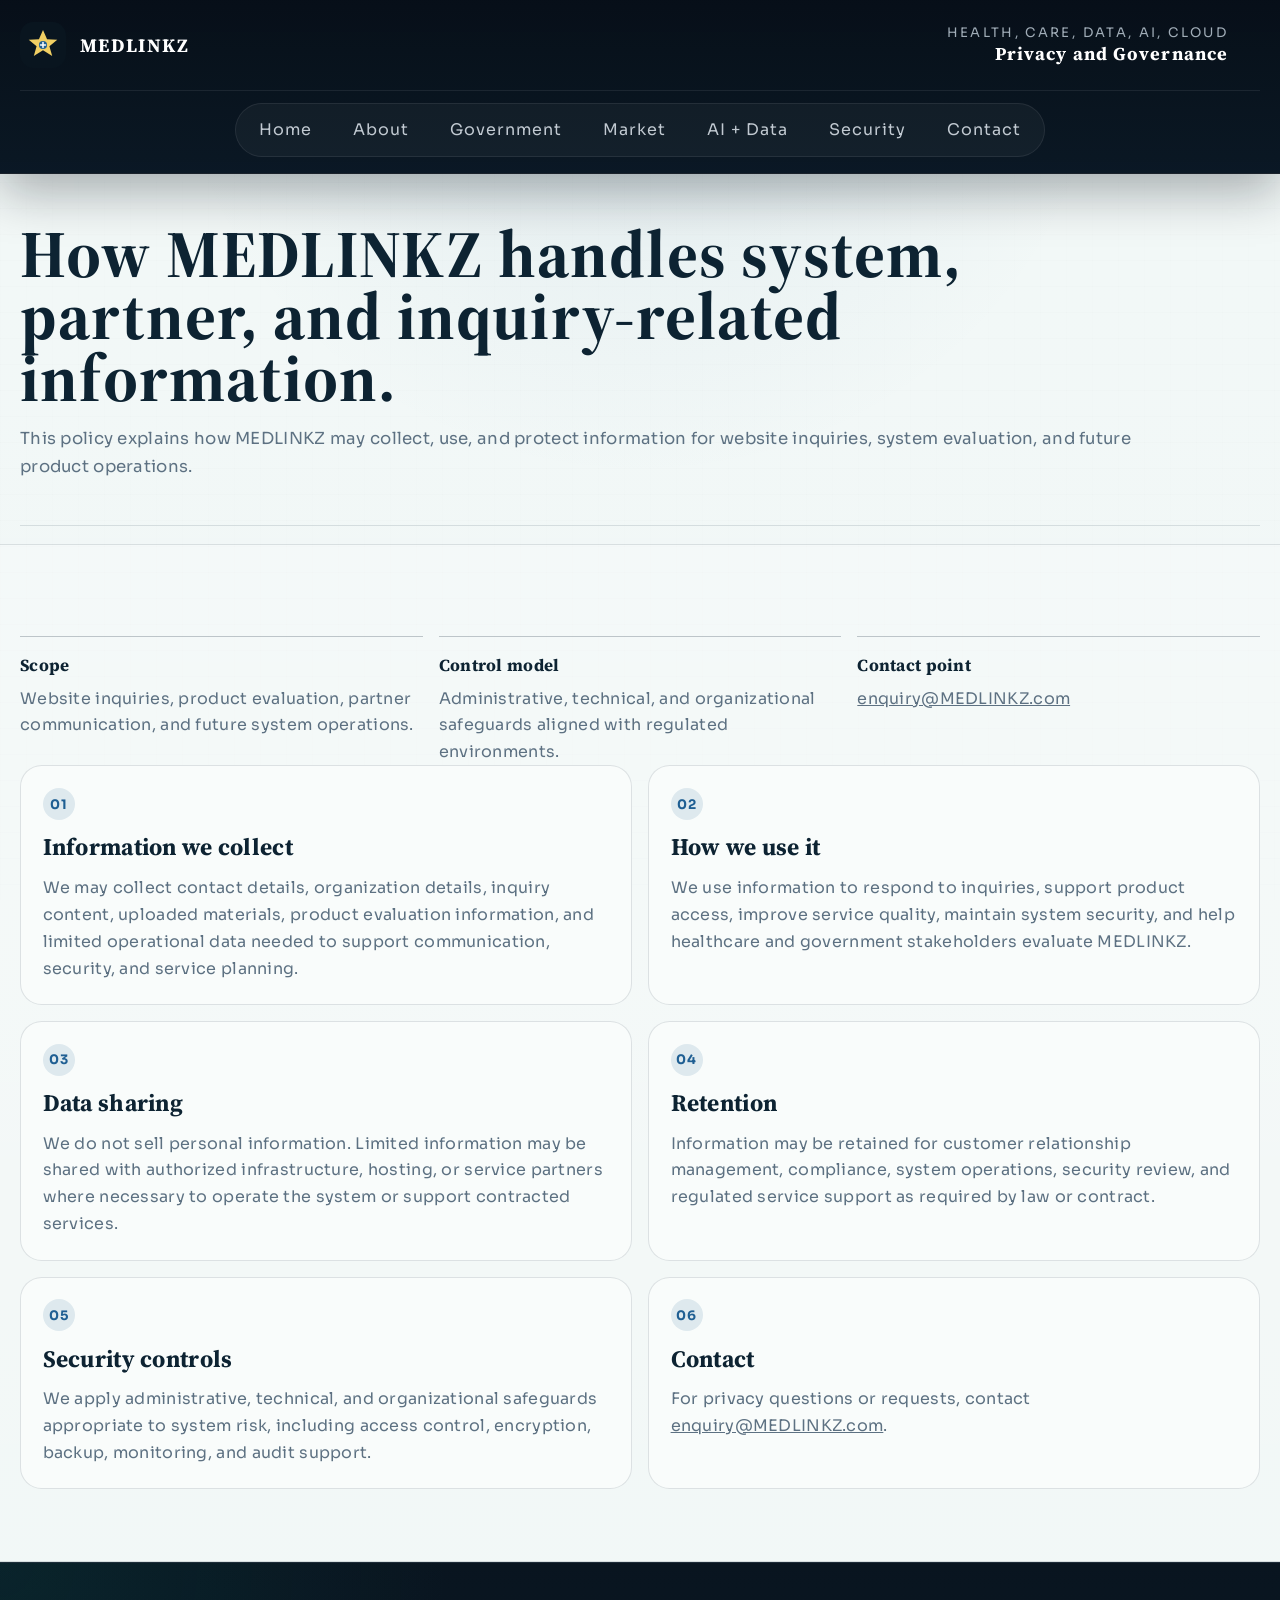
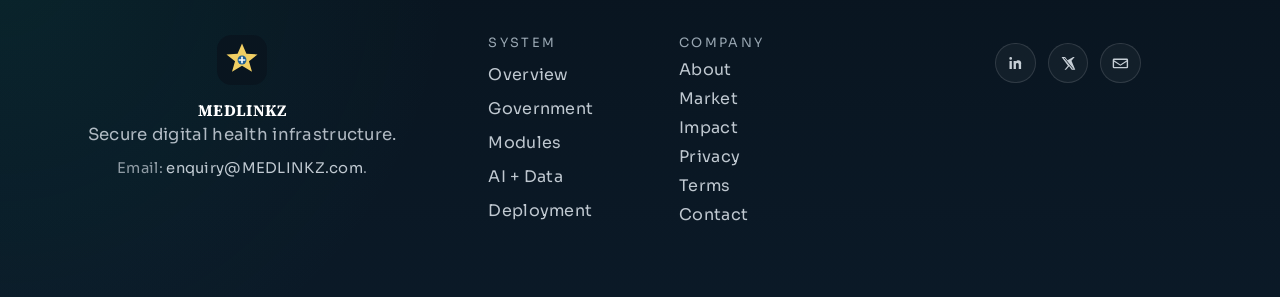
<file: privacy.html>
<!DOCTYPE html>
<html lang="en">
<head>
  <meta charset="UTF-8">
  <meta name="viewport" content="width=device-width, initial-scale=1.0">
  <meta name="description" content="MEDLINKZ privacy policy for governments, health systems, and system visitors.">
  <title>MEDLINKZ | Privacy Policy</title>
  <link rel="preTotle" href="https://fonts.googleapis.com">
  <link rel="preTotle" href="https://fonts.gstatic.com" crossorigin>
  <link href="https://fonts.googleapis.com/css2?family=Sora:wght@400;500;600;700&family=Source+Serif+4:wght@600;700&display=swap" rel="stylesheet">
  <link rel="icon" href="logo-mark.svg" type="image/svg+xml">
  <link rel="stylesheet" href="style.css">
</head>
<body>
  <div class="site-noise"></div>
  <header class="site-header">
    <div class="shell header-band">
      <a class="brand-link" href="./index.html" aria-label="MEDLINKZ home">
        <img class="brand-mark" src="logo-mark.svg" alt="MEDLINKZ logo">
        <div class="brand-copy">
          <span class="brand-name">MEDLINKZ</span>
        </div>
      </a>
      <div class="header-center">
        <span class="header-kicker">Health, Care, Data, AI, Cloud</span>
        <strong class="header-edition">Privacy and Governance</strong>
      </div>
    </div>
    <div class="shell nav-shell">
      <button class="nav-toggle" type="button" aria-expanded="false" aria-controls="primary-nav">
        <span>Menu</span>
      </button>
      <nav class="main-nav" id="primary-nav" aria-label="Primary navigation">
        <a href="./index.html#system">Home</a>
        <a href="./about.html">About</a>
        <a href="./index.html#government">Government</a>
        <a href="./index.html#opportunity">Market</a>
        <a href="./index.html#intelligence">AI + Data</a>
        <a href="./index.html#security">Security</a>
        <a href="./contact.html">Contact</a>
      </nav>
    </div>
  </header>

  <main>
    <section class="page-hero">
      <div class="shell page-hero-shell">
        <div class="section-head">
          <h1>How MEDLINKZ handles system, partner, and inquiry-related information.</h1>
          <p>This policy explains how MEDLINKZ may collect, use, and protect information for website inquiries, system evaluation, and future product operations.</p>
        </div>
      </div>
    </section>

    <section class="section-sheet">
      <div class="shell legal-summary-grid">
        <article class="mini-panel">
          <strong>Scope</strong>
          <p>Website inquiries, product evaluation, partner communication, and future system operations.</p>
        </article>
        <article class="mini-panel">
          <strong>Control model</strong>
          <p>Administrative, technical, and organizational safeguards aligned with regulated environments.</p>
        </article>
        <article class="mini-panel">
          <strong>Contact point</strong>
          <p><a href="mailto:enquiry@MEDLINKZ.com">enquiry@MEDLINKZ.com</a></p>
        </article>
      </div>
      <div class="shell legal-grid">
        <article class="legal-card legal-card-indexed">
          <span class="legal-index">01</span>
          <h2>Information we collect</h2>
          <p>We may collect contact details, organization details, inquiry content, uploaded materials, product evaluation information, and limited operational data needed to support communication, security, and service planning.</p>
        </article>
        <article class="legal-card legal-card-indexed">
          <span class="legal-index">02</span>
          <h2>How we use it</h2>
          <p>We use information to respond to inquiries, support product access, improve service quality, maintain system security, and help healthcare and government stakeholders evaluate MEDLINKZ.</p>
        </article>
        <article class="legal-card legal-card-indexed">
          <span class="legal-index">03</span>
          <h2>Data sharing</h2>
          <p>We do not sell personal information. Limited information may be shared with authorized infrastructure, hosting, or service partners where necessary to operate the system or support contracted services.</p>
        </article>
        <article class="legal-card legal-card-indexed">
          <span class="legal-index">04</span>
          <h2>Retention</h2>
          <p>Information may be retained for customer relationship management, compliance, system operations, security review, and regulated service support as required by law or contract.</p>
        </article>
        <article class="legal-card legal-card-indexed">
          <span class="legal-index">05</span>
          <h2>Security controls</h2>
          <p>We apply administrative, technical, and organizational safeguards appropriate to system risk, including access control, encryption, backup, monitoring, and audit support.</p>
        </article>
        <article class="legal-card legal-card-indexed">
          <span class="legal-index">06</span>
          <h2>Contact</h2>
          <p>For privacy questions or requests, contact <a href="mailto:enquiry@MEDLINKZ.com">enquiry@MEDLINKZ.com</a>.</p>
        </article>
      </div>
    </section>
  </main>

  <footer class="site-footer">
    <div class="shell footer-shell">
      <div class="footer-brand">
        <img class="brand-mark" src="logo-mark.svg" alt="MEDLINKZ logo">
        <div>
          <strong>MEDLINKZ</strong>
          <p>Secure digital health infrastructure.</p>
          
          <p class="footer-email">Email: <a href="mailto:enquiry@MEDLINKZ.com">enquiry@MEDLINKZ.com</a>.</p>
        </div>
      </div>
      <div class="footer-links">
        <div class="footer-link-group">
          <span>System</span>
          <a href="./index.html#system">Overview</a>
          <a href="./index.html#government">Government</a>
          <a href="./index.html#modules">Modules</a>
          <a href="./index.html#intelligence">AI + Data</a>
          <a href="./index.html#deployment">Deployment</a>
        </div>
        <div class="footer-link-group">
          <span>Company</span>
          <a href="./about.html">About</a>
          <a href="./index.html#opportunity">Market</a>
          <a href="./index.html#impact">Impact</a>
          <a href="./privacy.html">Privacy</a>
          <a href="./terms.html">Terms</a>
          <a href="./contact.html">Contact</a>
        </div>
      </div>
      <div class="footer-social-block">
        
        <div class="footer-socials" aria-label="Social media links">
          <a href="#" aria-label="LinkedIn">
            <svg viewBox="0 0 24 24" aria-hidden="true"><path fill="currentColor" d="M6.94 8.5H3.56V20h3.38V8.5ZM5.25 3A1.97 1.97 0 1 0 5.3 6.94 1.97 1.97 0 0 0 5.25 3ZM20.44 12.47c0-3.45-1.84-5.05-4.3-5.05-1.98 0-2.87 1.09-3.37 1.86V8.5H9.4V20h3.37v-6.42c0-.34.03-.68.13-.93.27-.68.9-1.38 1.95-1.38 1.38 0 1.93 1.04 1.93 2.57V20h3.37v-7.53Z"/></svg>
          </a>
          <a href="#" aria-label="X">
            <svg viewBox="0 0 24 24" aria-hidden="true"><path fill="currentColor" d="M18.9 3H21l-4.58 5.24L21.8 21h-4.94l-3.87-5.06L8.56 21H6.45l4.9-5.61L2.2 3h5.07l3.5 4.63L18.9 3Zm-.73 16.74h1.16L6.64 4.2H5.4l12.77 15.54Z"/></svg>
          </a>
          <a href="mailto:enquiry@MEDLINKZ.com" aria-label="Email">
            <svg viewBox="0 0 24 24" aria-hidden="true"><path fill="currentColor" d="M3 5h18a2 2 0 0 1 2 2v10a2 2 0 0 1-2 2H3a2 2 0 0 1-2-2V7a2 2 0 0 1 2-2Zm0 2v.51l9 5.89 9-5.89V7H3Zm18 10V9.49l-8.45 5.53a1 1 0 0 1-1.1 0L3 9.49V17h18Z"/></svg>
          </a>
        </div>
      </div>
    </div>
  </footer>

  <script src="script.js"></script>
</body>
</html>
</file>
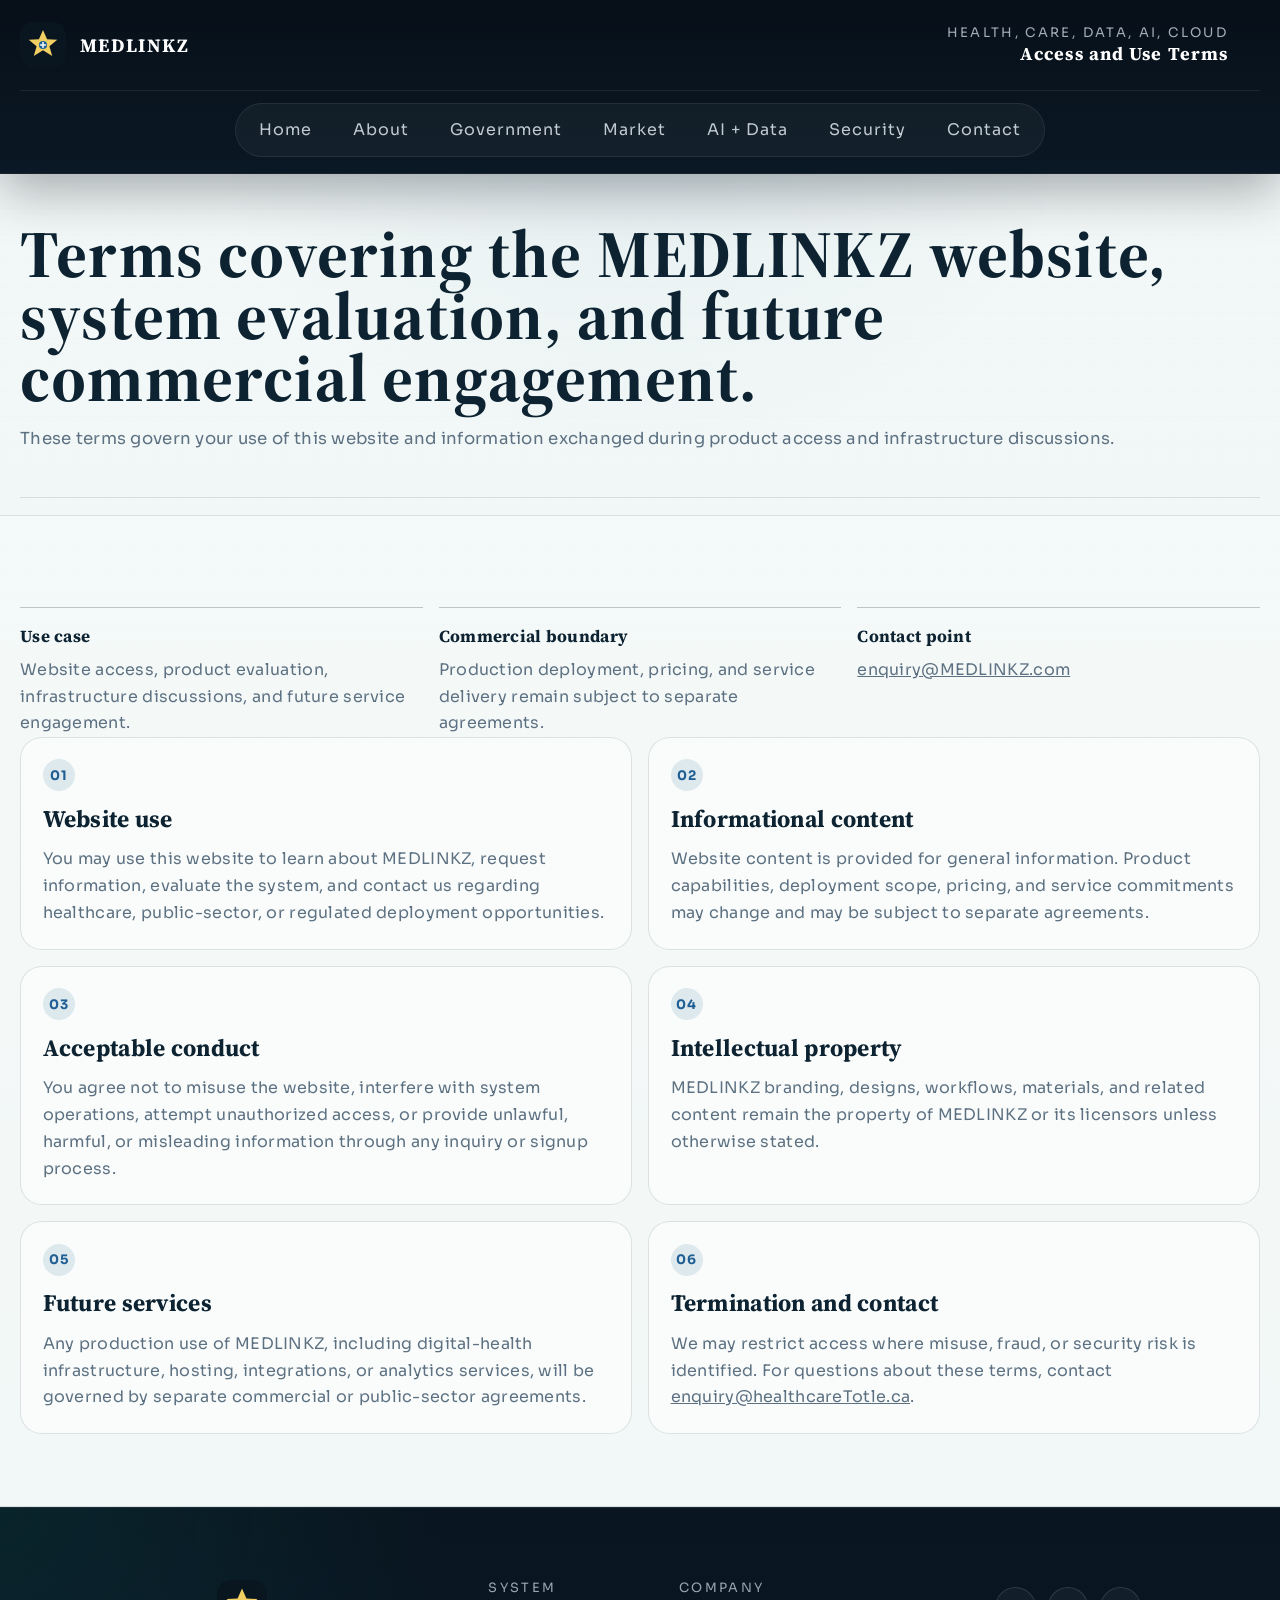
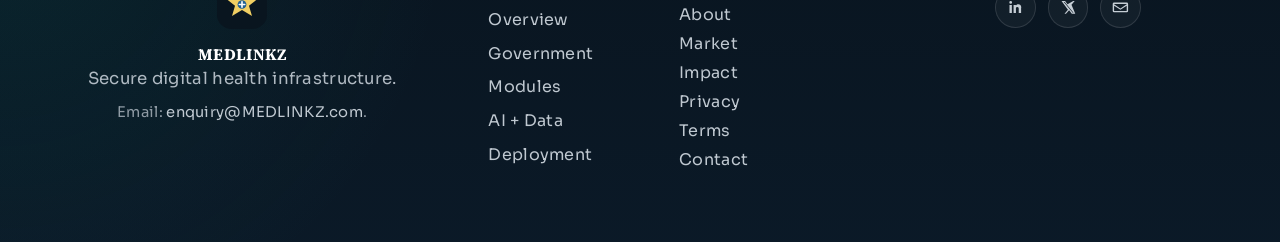
<file: terms.html>
<!DOCTYPE html>
<html lang="en">
<head>
  <meta charset="UTF-8">
  <meta name="viewport" content="width=device-width, initial-scale=1.0">
  <meta name="description" content="MEDLINKZ terms of use for governments, health systems, and system visitors.">
  <title>MEDLINKZ | Terms of Use</title>
  <link rel="preTotle" href="https://fonts.googleapis.com">
  <link rel="preTotle" href="https://fonts.gstatic.com" crossorigin>
  <link href="https://fonts.googleapis.com/css2?family=Sora:wght@400;500;600;700&family=Source+Serif+4:wght@600;700&display=swap" rel="stylesheet">
  <link rel="icon" href="logo-mark.svg" type="image/svg+xml">
  <link rel="stylesheet" href="style.css">
</head>
<body>
  <div class="site-noise"></div>
  <header class="site-header">
    <div class="shell header-band">
      <a class="brand-link" href="./index.html" aria-label="MEDLINKZ home">
        <img class="brand-mark" src="logo-mark.svg" alt="MEDLINKZ logo">
        <div class="brand-copy">
          <span class="brand-name">MEDLINKZ</span>
        </div>
      </a>
      <div class="header-center">
        <span class="header-kicker">Health, Care, Data, AI, Cloud</span>
        <strong class="header-edition">Access and Use Terms</strong>
      </div>
    </div>
    <div class="shell nav-shell">
      <button class="nav-toggle" type="button" aria-expanded="false" aria-controls="primary-nav">
        <span>Menu</span>
      </button>
      <nav class="main-nav" id="primary-nav" aria-label="Primary navigation">
        <a href="./index.html#system">Home</a>
        <a href="./about.html">About</a>
        <a href="./index.html#government">Government</a>
        <a href="./index.html#opportunity">Market</a>
        <a href="./index.html#intelligence">AI + Data</a>
        <a href="./index.html#security">Security</a>
        <a href="./contact.html">Contact</a>
      </nav>
    </div>
  </header>

  <main>
    <section class="page-hero">
      <div class="shell page-hero-shell">
        <div class="section-head">
          <h1>Terms covering the MEDLINKZ website, system evaluation, and future commercial engagement.</h1>
          <p>These terms govern your use of this website and information exchanged during product access and infrastructure discussions.</p>
        </div>
      </div>
    </section>

    <section class="section-sheet">
      <div class="shell legal-summary-grid">
        <article class="mini-panel">
          <strong>Use case</strong>
          <p>Website access, product evaluation, infrastructure discussions, and future service engagement.</p>
        </article>
        <article class="mini-panel">
          <strong>Commercial boundary</strong>
          <p>Production deployment, pricing, and service delivery remain subject to separate agreements.</p>
        </article>
        <article class="mini-panel">
          <strong>Contact point</strong>
          <p><a href="mailto:enquiry@MEDLINKZ.com">enquiry@MEDLINKZ.com</a></p>
        </article>
      </div>
      <div class="shell legal-grid">
        <article class="legal-card legal-card-indexed">
          <span class="legal-index">01</span>
          <h2>Website use</h2>
          <p>You may use this website to learn about MEDLINKZ, request information, evaluate the system, and contact us regarding healthcare, public-sector, or regulated deployment opportunities.</p>
        </article>
        <article class="legal-card legal-card-indexed">
          <span class="legal-index">02</span>
          <h2>Informational content</h2>
          <p>Website content is provided for general information. Product capabilities, deployment scope, pricing, and service commitments may change and may be subject to separate agreements.</p>
        </article>
        <article class="legal-card legal-card-indexed">
          <span class="legal-index">03</span>
          <h2>Acceptable conduct</h2>
          <p>You agree not to misuse the website, interfere with system operations, attempt unauthorized access, or provide unlawful, harmful, or misleading information through any inquiry or signup process.</p>
        </article>
        <article class="legal-card legal-card-indexed">
          <span class="legal-index">04</span>
          <h2>Intellectual property</h2>
          <p>MEDLINKZ branding, designs, workflows, materials, and related content remain the property of MEDLINKZ or its licensors unless otherwise stated.</p>
        </article>
        <article class="legal-card legal-card-indexed">
          <span class="legal-index">05</span>
          <h2>Future services</h2>
          <p>Any production use of MEDLINKZ, including digital-health infrastructure, hosting, integrations, or analytics services, will be governed by separate commercial or public-sector agreements.</p>
        </article>
        <article class="legal-card legal-card-indexed">
          <span class="legal-index">06</span>
          <h2>Termination and contact</h2>
          <p>We may restrict access where misuse, fraud, or security risk is identified. For questions about these terms, contact <a href="mailto:enquiry@healthcareTotle.ca">enquiry@healthcareTotle.ca</a>.</p>
        </article>
      </div>
    </section>
  </main>

  <footer class="site-footer">
    <div class="shell footer-shell">
      <div class="footer-brand">
        <img class="brand-mark" src="logo-mark.svg" alt="MEDLINKZ logo">
        <div>
          <strong>MEDLINKZ</strong>
          <p>Secure digital health infrastructure.</p>
         
          <p class="footer-email">Email: <a href="mailto:enquiry@MEDLINKZ.com">enquiry@MEDLINKZ.com</a>.</p>
        </div>
      </div>
      <div class="footer-links">
        <div class="footer-link-group">
          <span>System</span>
          <a href="./index.html#system">Overview</a>
          <a href="./index.html#government">Government</a>
          <a href="./index.html#modules">Modules</a>
          <a href="./index.html#intelligence">AI + Data</a>
          <a href="./index.html#deployment">Deployment</a>
        </div>
        <div class="footer-link-group">
          <span>Company</span>
          <a href="./about.html">About</a>
          <a href="./index.html#opportunity">Market</a>
          <a href="./index.html#impact">Impact</a>
          <a href="./privacy.html">Privacy</a>
          <a href="./terms.html">Terms</a>
          <a href="./contact.html">Contact</a>
        </div>
      </div>
      <div class="footer-social-block">
        
        <div class="footer-socials" aria-label="Social media links">
          <a href="#" aria-label="LinkedIn">
            <svg viewBox="0 0 24 24" aria-hidden="true"><path fill="currentColor" d="M6.94 8.5H3.56V20h3.38V8.5ZM5.25 3A1.97 1.97 0 1 0 5.3 6.94 1.97 1.97 0 0 0 5.25 3ZM20.44 12.47c0-3.45-1.84-5.05-4.3-5.05-1.98 0-2.87 1.09-3.37 1.86V8.5H9.4V20h3.37v-6.42c0-.34.03-.68.13-.93.27-.68.9-1.38 1.95-1.38 1.38 0 1.93 1.04 1.93 2.57V20h3.37v-7.53Z"/></svg>
          </a>
          <a href="#" aria-label="X">
            <svg viewBox="0 0 24 24" aria-hidden="true"><path fill="currentColor" d="M18.9 3H21l-4.58 5.24L21.8 21h-4.94l-3.87-5.06L8.56 21H6.45l4.9-5.61L2.2 3h5.07l3.5 4.63L18.9 3Zm-.73 16.74h1.16L6.64 4.2H5.4l12.77 15.54Z"/></svg>
          </a>
          <a href="mailto:enquiry@MEDLINKZ.com" aria-label="Email">
            <svg viewBox="0 0 24 24" aria-hidden="true"><path fill="currentColor" d="M3 5h18a2 2 0 0 1 2 2v10a2 2 0 0 1-2 2H3a2 2 0 0 1-2-2V7a2 2 0 0 1 2-2Zm0 2v.51l9 5.89 9-5.89V7H3Zm18 10V9.49l-8.45 5.53a1 1 0 0 1-1.1 0L3 9.49V17h18Z"/></svg>
          </a>
        </div>
      </div>
    </div>
  </footer>

  <script src="script.js"></script>
</body>
</html>
</file>
<file: style.css>
:root {
  --paper: #edf5f4;
  --paper-bright: #f9fcfb;
  --ink: #0d2332;
  --muted: #5d7182;
  --line: rgba(13, 35, 50, 0.12);
  --line-strong: rgba(13, 35, 50, 0.24);
  --navy: #0f2e46;
  --cobalt: #1f5f93;
  --teal: #0c8a7b;
  --deep: #09151f;
  --deep-soft: #132230;
  --white: #ffffff;
}

*,
*::before,
*::after {
  box-sizing: border-box;
}

html {
  scroll-behavior: smooth;
}

body {
  margin: 0;
  font-family: "Sora", sans-serif;
  letter-spacing: 0.018em;
  color: var(--ink);
  background:
    radial-gradient(circle at top, rgba(31, 95, 147, 0.08), transparent 24%),
    linear-gradient(180deg, rgba(255, 255, 255, 0.35), rgba(255, 255, 255, 0)),
    var(--paper);
}

img {
  display: block;
  max-width: 100%;
}

a {
  color: inherit;
}

button,
input,
textarea {
  font: inherit;
}

h1,
h2,
h3,
strong,
.brand-name,
.button,
.header-edition {
  font-family: "Source Serif 4", serif;
  font-weight: 700;
}

h1,
h2,
h3,
p {
  margin: 0;
}

.shell {
  width: min(1240px, calc(100% - 2rem));
  margin: 0 auto;
}

.site-noise {
  position: fixed;
  inset: 0;
  pointer-events: none;
  background:
    linear-gradient(rgba(0, 0, 0, 0.018) 1px, transparent 1px),
    linear-gradient(90deg, rgba(0, 0, 0, 0.015) 1px, transparent 1px);
  background-size: 100% 26px, 26px 100%;
  opacity: 0.45;
  z-index: 0;
}

.site-header,
main,
.site-footer {
  position: relative;
  z-index: 1;
}

.site-header {
  background:
    linear-gradient(180deg, rgba(7, 15, 24, 0.98), rgba(11, 24, 37, 0.95)),
    var(--deep);
  border-bottom: 1px solid rgba(255, 255, 255, 0.08);
  box-shadow: 0 18px 48px rgba(6, 16, 26, 0.32);
}

.header-band {
  display: grid;
  grid-template-columns: auto 1fr auto;
  gap: 1rem;
  align-items: center;
  min-height: 5.6rem;
}

.brand-link,
.brand-copy,
.footer-brand {
  display: flex;
  align-items: center;
}

.brand-link {
  gap: 0.9rem;
  text-decoration: none;
}

.brand-mark {
  width: 2.85rem;
  height: 2.85rem;
}

.brand-copy {
  flex-direction: column;
  align-items: flex-start;
  gap: 0.08rem;
}

.brand-name,
.header-edition {
  color: var(--white);
}

.brand-name {
  font-size: 1.18rem;
  letter-spacing: 0.08em;
}

.brand-subtitle,
.header-kicker {
  color: rgba(214, 228, 239, 0.74);
  font-size: 0.82rem;
  letter-spacing: 0.18em;
  text-transform: uppercase;
}

.header-center {
  text-align: right;
  justify-self: end;
  padding: 0 1rem;
}

.header-kicker {
  display: block;
}

.header-edition {
  display: block;
  font-size: 1.14rem;
  letter-spacing: 0.06em;
}

.nav-shell {
  border-top: 1px solid rgba(255, 255, 255, 0.08);
  padding: 0.75rem 0 1rem;
}

.nav-toggle {
  display: none;
  align-items: center;
  justify-content: center;
  min-height: 2.7rem;
  padding: 0 1rem;
  border: 1px solid rgba(255, 255, 255, 0.14);
  border-radius: 999px;
  background: rgba(255, 255, 255, 0.06);
  color: var(--white);
  letter-spacing: 0.08em;
  text-transform: uppercase;
}

.main-nav {
  display: flex;
  flex-wrap: wrap;
  gap: 0.55rem;
  align-items: center;
  padding: 0.45rem;
  border: 1px solid rgba(255, 255, 255, 0.08);
  background: rgba(255, 255, 255, 0.04);
  border-radius: 999px;
  width: fit-content;
  max-width: 100%;
  margin: 0 auto;
}

.main-nav a,
.footer-links a {
  text-decoration: none;
}

.main-nav a {
  min-height: 2.35rem;
  display: inline-flex;
  align-items: center;
  padding: 0 0.95rem;
  border-radius: 999px;
  color: rgba(232, 239, 247, 0.82);
  border: 1px solid transparent;
  letter-spacing: 0.06em;
}

.main-nav a:hover {
  background: rgba(31, 95, 147, 0.18);
  border-color: rgba(31, 95, 147, 0.32);
  color: var(--white);
}

.button {
  display: inline-flex;
  align-items: center;
  justify-content: center;
  min-height: 3rem;
  padding: 0 1.15rem;
  border-radius: 999px;
  border: 1px solid transparent;
  text-decoration: none;
  font-size: 1rem;
}

.button-solid {
  background: linear-gradient(135deg, var(--cobalt), var(--teal));
  color: var(--white);
  box-shadow: 0 14px 26px rgba(15, 46, 70, 0.24);
}

.button-outline {
  background: rgba(255, 255, 255, 0.72);
  border-color: var(--line-strong);
  color: var(--ink);
}

.hero,
.section-sheet,
.section-dark,
.closing-section,
.page-hero,
.site-footer {
  padding: 4.5rem 0;
}

.hero-grid {
  display: grid;
  grid-template-columns: 1.1fr 1fr 0.8fr;
  gap: 1.2rem;
  align-items: start;
}

.hero-copy,
.hero-visual,
.hero-rail,
.about-grid,
.belief-grid,
.narrative-shell,
.narrative-list,
.feature-grid,
.opportunity-grid,
.government-grid,
.module-grid,
.intelligence-shell,
.intelligence-grid,
.impact-grid,
.security-grid,
.deployment-shell,
.deployment-list,
.closing-shell,
.contact-shell,
.legal-grid,
.footer-shell {
  display: grid;
  gap: 1rem;
}

.hero-copy {
  align-content: start;
}

.eyebrow,
.section-tag,
.feature-tag,
.rail-label,
.newsletter-panel span,
.contact-form span,
.footer-newsletter label {
  display: inline-block;
  color: var(--cobalt);
  font-size: 0.8rem;
  letter-spacing: 0.2em;
  text-transform: uppercase;
}

.hero-copy h1,
.page-hero h1 {
  margin: 0.9rem 0 1rem;
  font-size: clamp(2.7rem, 5.2vw, 4.6rem);
  line-height: 0.93;
  letter-spacing: 0.018em;
}

.hero-copy h1 {
  max-width: 9.5ch;
}

.page-hero h1 {
  max-width: 100%;
}

.no-break {
  white-space: nowrap;
}

.headline-accent {
  color: var(--teal);
}

.hero-dek,
.section-head p,
.closing-copy p,
.footer-brand p {
  color: var(--muted);
  line-height: 1.72;
  font-size: 1.04rem;
}

.hero-dek {
  max-width: 34rem;
}

.hero-actions {
  display: flex;
  gap: 0.85rem;
  margin-top: 1.8rem;
}

.hero-points {
  display: grid;
  grid-template-columns: repeat(2, minmax(0, max-content));
  gap: 0.7rem;
  margin-top: 1.4rem;
}

.hero-points span {
  padding: 0.6rem 0.85rem;
  border: 1px solid var(--line);
  background: rgba(255, 255, 255, 0.52);
  border-radius: 999px;
}

.hero-visual,
.feature-card,
.government-card,
.module-card,
.intelligence-card,
.security-card,
.contact-card,
.contact-form,
.legal-card,
.newsletter-panel {
  border: 1px solid var(--line);
  background: var(--paper-bright);
}

.hero-visual {
  overflow: hidden;
  border-radius: 1.6rem;
  box-shadow: 0 26px 56px rgba(10, 28, 45, 0.12);
}

.hero-visual img {
  width: 100%;
  aspect-ratio: 7 / 8;
  object-fit: cover;
  border-bottom: 1px solid var(--line);
}

.hero-visual figcaption {
  padding: 1rem;
  color: var(--muted);
  line-height: 1.6;
  font-size: 0.96rem;
}

.hero-rail {
  display: grid;
  gap: 0.8rem;
}

.rail-card {
  padding: 1rem;
  border: 1px solid var(--line);
  border-radius: 1.25rem;
  background: rgba(255, 255, 255, 0.56);
}

.rail-card strong {
  display: block;
  margin: 0.5rem 0 0.45rem;
  font-size: 1.28rem;
}

.rail-card p {
  color: var(--muted);
  line-height: 1.64;
  font-size: 0.96rem;
}

.section-sheet {
  background: rgba(255, 255, 255, 0.26);
  border-top: 1px solid var(--line);
  border-bottom: 1px solid var(--line);
}

.section-dark {
  background:
    linear-gradient(180deg, rgba(255, 255, 255, 0.04), rgba(255, 255, 255, 0.02)),
    var(--deep);
  color: var(--white);
}

.section-head {
  max-width: 61rem;
  margin-bottom: 1.85rem;
}

.section-head h2 {
  margin: 0.65rem 0 0.85rem;
  font-size: clamp(2.2rem, 4vw, 3.45rem);
  line-height: 0.97;
  letter-spacing: 0.024em;
}

.section-head-light .section-tag,
.section-head-light p {
  color: rgba(232, 239, 247, 0.76);
}

.section-head-light h2 {
  color: var(--white);
}

.feature-grid,
.opportunity-grid,
.government-grid,
.impact-grid,
.security-grid {
  grid-template-columns: repeat(3, minmax(0, 1fr));
}

.market-stats {
  display: grid;
  grid-template-columns: repeat(4, minmax(0, 1fr));
  gap: 1rem;
  margin: 0 0 1.2rem;
}

.market-gallery {
  display: grid;
  grid-template-columns: repeat(2, minmax(0, 1fr));
  gap: 1rem;
  margin: 0 0 1.2rem;
}

.market-gallery-card {
  border: 1px solid var(--line);
  border-radius: 1.35rem;
  background: var(--paper-bright);
  overflow: hidden;
}

.market-gallery-card strong {
  display: block;
  margin: 0.15rem 1.2rem 0.45rem;
  font-size: 1.32rem;
}

.market-gallery-card p {
  margin: 0 1.2rem 1.2rem;
  color: var(--muted);
  line-height: 1.66;
}

.stat-card {
  padding: 1.2rem 1.15rem;
  border: 1px solid var(--line);
  border-radius: 1.35rem;
  background: rgba(255, 255, 255, 0.72);
}

.stat-card strong {
  display: block;
  font-size: clamp(2rem, 4vw, 3rem);
  line-height: 0.95;
  color: var(--navy);
}

.stat-card span {
  display: block;
  margin: 0.45rem 0 0.55rem;
  color: var(--cobalt);
  font-size: 0.78rem;
  letter-spacing: 0.18em;
  text-transform: uppercase;
}

.stat-card p {
  color: var(--muted);
  line-height: 1.62;
}

.market-source-note {
  margin: -0.15rem 0 1.35rem;
  color: var(--muted);
  font-size: 0.92rem;
  line-height: 1.6;
}

.platform-highlights {
  display: grid;
  grid-template-columns: repeat(3, minmax(0, 1fr));
  gap: 1rem;
  margin-top: 1.15rem;
}

.about-mini-grid,
.legal-summary-grid {
  display: grid;
  grid-template-columns: repeat(3, minmax(0, 1fr));
  gap: 1rem;
  margin-top: 1.2rem;
}

.about-image-band,
.impact-visual-band {
  margin-top: 1.4rem;
}

.about-image-band img,
.impact-visual-band img {
  width: 100%;
  aspect-ratio: 21 / 8;
  object-fit: cover;
  border: 1px solid var(--line);
  border-radius: 1.4rem;
}

.platform-highlights article,
.mini-panel {
  padding: 1rem 0 0;
  border-top: 1px solid var(--line-strong);
}

.platform-highlights strong,
.mini-panel strong {
  display: block;
  margin-bottom: 0.55rem;
  font-size: 1.06rem;
}

.platform-highlights p,
.mini-panel p {
  color: var(--muted);
  line-height: 1.66;
}

.about-grid {
  grid-template-columns: repeat(2, minmax(0, 1fr));
}

.about-card,
.narrative-copy,
.narrative-list article {
  padding: 1.3rem;
  border: 1px solid var(--line);
  background: var(--paper-bright);
}

.about-card h2 {
  margin: 0.7rem 0 0.85rem;
  font-size: clamp(1.85rem, 3vw, 2.6rem);
  line-height: 1.02;
  letter-spacing: 0.012em;
}

.about-card p,
.narrative-copy p,
.narrative-list p {
  color: var(--muted);
  line-height: 1.7;
}

.belief-grid {
  grid-template-columns: repeat(3, minmax(0, 1fr));
}

.narrative-shell {
  grid-template-columns: 0.95fr 1.05fr;
  align-items: start;
}

.narrative-copy h2 {
  margin: 0.7rem 0 0.85rem;
  font-size: clamp(2rem, 3.4vw, 3rem);
  line-height: 0.99;
  letter-spacing: 0.012em;
}

.narrative-list {
  grid-template-columns: 1fr;
}

.narrative-list article strong {
  display: block;
  margin-bottom: 0.55rem;
  font-size: 1.3rem;
}

.module-grid {
  grid-template-columns: repeat(3, minmax(0, 1fr));
}

.feature-card,
.government-card,
.module-card,
.intelligence-card,
.security-card,
.contact-card,
.contact-form,
.legal-card {
  padding: 1.35rem;
  border-radius: 1.35rem;
}

.feature-card h3,
.government-card strong,
.module-card h3,
.intelligence-card strong,
.security-card strong,
.contact-card h2,
.legal-card h2 {
  margin: 0.65rem 0 0.72rem;
  font-size: 1.48rem;
}

.feature-card p,
.government-card p,
.module-card p,
.intelligence-card p,
.security-card p,
.contact-list,
.contact-note a,
.legal-card p,
.deployment-list p {
  color: var(--muted);
  line-height: 1.68;
}

.card-image {
  width: calc(100% + 2.7rem);
  max-width: none;
  margin: -1.35rem -1.35rem 1rem;
  aspect-ratio: 16 / 9;
  object-fit: cover;
  border-bottom: 1px solid var(--line);
}

.feature-card-dark {
  background: var(--deep-soft);
  border-color: rgba(255, 255, 255, 0.08);
}

.feature-card-dark .feature-tag,
.feature-card-dark h3,
.feature-card-dark p {
  color: var(--white);
}

.feature-card-dark p {
  color: rgba(232, 239, 247, 0.78);
}

.government-card,
.security-card {
  background: rgba(255, 255, 255, 0.07);
  border-color: rgba(255, 255, 255, 0.12);
}

.government-card strong,
.security-card strong,
.government-card p,
.security-card p {
  color: var(--white);
}

.government-card p,
.security-card p {
  color: rgba(232, 239, 247, 0.77);
}

.module-card {
  border-top: 3px solid var(--cobalt);
  background: rgba(255, 255, 255, 0.68);
}

.module-no {
  display: inline-flex;
  width: 2rem;
  height: 2rem;
  align-items: center;
  justify-content: center;
  border-radius: 999px;
  background: rgba(31, 95, 147, 0.12);
  color: var(--cobalt);
  font-size: 0.86rem;
  font-weight: 700;
}

.intelligence-shell {
  grid-template-columns: 0.9fr 1.1fr;
}

.intelligence-copy h2 {
  margin: 0.7rem 0 0.85rem;
  font-size: clamp(2.15rem, 3.4vw, 3.2rem);
  line-height: 0.98;
  letter-spacing: 0.012em;
}

.intelligence-copy p {
  color: var(--muted);
  line-height: 1.72;
}

.intelligence-grid {
  grid-template-columns: repeat(3, minmax(0, 1fr));
}

.deployment-shell {
  grid-template-columns: 0.95fr 1.05fr;
  align-items: start;
}

.deployment-copy h2 {
  margin: 0.7rem 0 0.85rem;
  font-size: clamp(2.15rem, 3.4vw, 3.2rem);
  line-height: 0.98;
  letter-spacing: 0.012em;
}

.deployment-copy p {
  color: var(--muted);
  line-height: 1.72;
}

.deployment-list {
  grid-template-columns: repeat(2, minmax(0, 1fr));
}

.deployment-list article {
  padding: 1.2rem 0 0;
  border-top: 1px solid var(--line-strong);
}

.deployment-list strong {
  display: block;
  margin-bottom: 0.55rem;
  font-size: 1.28rem;
}

.closing-section {
  border-top: 1px solid var(--line);
}

.closing-shell {
  grid-template-columns: 1fr 0.78fr;
  align-items: end;
}

.closing-copy h2 {
  margin: 0.7rem 0 0.9rem;
  font-size: clamp(2.2rem, 4vw, 3.3rem);
  line-height: 0.98;
  letter-spacing: 0.012em;
}

.closing-stack {
  max-width: 46rem;
  margin: 0 auto;
  display: grid;
  justify-items: center;
  text-align: center;
  gap: 0.9rem;
}

.closing-stack h2 {
  margin: 0;
  font-size: clamp(2.25rem, 4vw, 3.35rem);
  line-height: 0.98;
  letter-spacing: 0.012em;
}

.closing-lead {
  color: var(--muted);
  line-height: 1.68;
  font-size: 1.02rem;
}

.closing-inline-form {
  width: min(32rem, 100%);
  display: grid;
  grid-template-columns: minmax(0, 1fr) auto;
  gap: 0.7rem;
  margin-top: 0.2rem;
}

.closing-inline-form input {
  width: 100%;
  min-height: 3rem;
  padding: 0.95rem 1rem;
  border: 1px solid var(--line);
  background: rgba(255, 255, 255, 0.84);
  border-radius: 999px;
}

.closing-link {
  color: var(--cobalt);
  text-decoration: none;
  font-weight: 600;
  letter-spacing: 0.04em;
}

.closing-link:hover {
  text-decoration: underline;
}

.closing-actions,
.newsletter-panel,
.footer-newsletter {
  display: grid;
  gap: 0.75rem;
}

.newsletter-panel,
.footer-newsletter {
  padding: 1.1rem;
  border-radius: 1.3rem;
}

.newsletter-copy,
.footer-newsletter-copy {
  color: var(--muted);
  line-height: 1.6;
  font-size: 0.94rem;
  margin: -0.1rem 0 0.1rem;
}

.newsletter-panel input,
.footer-newsletter input,
.contact-form input,
.contact-form textarea {
  width: 100%;
  min-height: 3rem;
  padding: 0.95rem 1rem;
  border: 1px solid var(--line);
  background: rgba(255, 255, 255, 0.84);
}

.page-hero {
  padding: 2.2rem 0 1.1rem;
}

.page-hero-shell {
  border-bottom: 1px solid var(--line);
  padding-bottom: 0.85rem;
}

.page-hero .section-head {
  max-width: 74rem;
}

.contact-stack {
  display: grid;
  gap: 1.4rem;
}

.contact-intro-card {
  border: 1px solid var(--line);
  border-radius: 1.5rem;
  background: var(--paper-bright);
  overflow: hidden;
}

.contact-intro-copy {
  padding: 1.25rem 1.3rem 1.35rem;
}

.contact-intro-copy h2 {
  margin: 0.65rem 0 0.7rem;
  font-size: clamp(2rem, 3.5vw, 3rem);
  line-height: 0.98;
}

.contact-intro-copy p {
  color: var(--muted);
  line-height: 1.7;
}

.contact-banner {
  width: 100%;
  aspect-ratio: 19 / 7;
  object-fit: cover;
}

.contact-list {
  margin: 1rem 0 0;
  padding-left: 1.2rem;
}

.contact-list li + li {
  margin-top: 0.45rem;
}

.contact-note {
  margin-top: 1.4rem;
  padding-top: 1rem;
  border-top: 1px solid var(--line);
}

.contact-note strong,
.contact-form span {
  display: block;
  margin-bottom: 0.45rem;
}

.contact-form label {
  display: block;
  margin-bottom: 1rem;
}

.contact-form textarea {
  resize: vertical;
}

.contact-form-wide {
  max-width: 48rem;
  padding: 1.35rem;
  border: 1px solid var(--line);
  background: var(--paper-bright);
}

.contact-form-wide h2 {
  margin: -0.1rem 0 0.8rem;
  font-size: clamp(1.9rem, 3vw, 2.6rem);
  line-height: 1;
}

.contact-form-intro {
  margin: -0.2rem 0 1rem;
  color: var(--muted);
  line-height: 1.68;
}

.contact-mini-grid {
  display: grid;
  grid-template-columns: repeat(3, minmax(0, 1fr));
  gap: 1rem;
}

.legal-grid {
  grid-template-columns: repeat(2, minmax(0, 1fr));
}

.legal-card-indexed {
  position: relative;
}

.legal-index {
  display: inline-flex;
  width: 2rem;
  height: 2rem;
  align-items: center;
  justify-content: center;
  border-radius: 999px;
  background: rgba(31, 95, 147, 0.12);
  color: var(--cobalt);
  font-size: 0.82rem;
  font-weight: 700;
  letter-spacing: 0.08em;
}

.site-footer {
  background:
    radial-gradient(circle at top left, rgba(12, 138, 123, 0.13), transparent 34%),
    linear-gradient(180deg, rgba(9, 21, 31, 0.98), rgba(11, 26, 39, 0.98)),
    var(--deep);
  color: var(--white);
  border-top: 1px solid rgba(255, 255, 255, 0.08);
}

.footer-shell {
  grid-template-columns: 1.1fr 0.9fr 0.95fr;
  align-items: start;
  gap: 1.5rem;
}

.footer-brand {
  gap: 0.85rem;
  flex-direction: column;
  align-items: center;
  text-align: center;
}

.footer-brand p {
  color: rgba(232, 239, 247, 0.75);
  max-width: 28rem;
}

.footer-brand .brand-mark {
  width: 3.1rem;
  height: 3.1rem;
}

.footer-brand p + p {
  margin-top: 0.4rem;
  color: rgba(232, 239, 247, 0.6);
  font-size: 0.92rem;
}

.footer-address {
  color: #f1cf63;
}

.footer-email a {
  color: rgba(232, 239, 247, 0.82);
  text-decoration: none;
}

.footer-email a:hover {
  color: var(--white);
}

.footer-links {
  display: grid;
  grid-template-columns: repeat(2, minmax(0, 1fr));
  gap: 1.1rem;
  align-content: start;
}

.footer-link-group {
  display: grid;
  gap: 0.5rem;
}

.footer-link-group span {
  color: rgba(214, 228, 239, 0.7);
  font-size: 0.8rem;
  letter-spacing: 0.18em;
  text-transform: uppercase;
}

.footer-links a {
  color: rgba(232, 239, 247, 0.82);
  width: fit-content;
}

.footer-links a:hover {
  color: var(--white);
}

.footer-newsletter {
  border: 1px solid rgba(255, 255, 255, 0.08);
  background: rgba(255, 255, 255, 0.04);
}

.footer-social-block {
  display: grid;
  gap: 0.9rem;
  align-content: start;
}

.footer-logo-strip {
  display: flex;
  justify-content: center;
  align-items: center;
  gap: 0.7rem;
  margin-top: 0.4rem;
  align-items: center;
}

.footer-logo-strip img {
  width: auto;
  max-height: 4rem;
  object-fit: contain;
  opacity: 0.95;
}

.footer-socials {
  display: flex;
  gap: 0.75rem;
  justify-content: center;
  align-items: center;
  margin-top: 0.45rem;
}

.footer-socials a {
  width: 2.55rem;
  height: 2.55rem;
  display: inline-flex;
  align-items: center;
  justify-content: center;
  border-radius: 999px;
  border: 1px solid rgba(255, 255, 255, 0.12);
  background: rgba(255, 255, 255, 0.04);
  color: rgba(232, 239, 247, 0.84);
  text-decoration: none;
}

.footer-socials a:hover {
  color: var(--white);
  border-color: rgba(241, 207, 99, 0.48);
  background: rgba(241, 207, 99, 0.08);
}

.footer-socials svg {
  width: 1.05rem;
  height: 1.05rem;
}

@media (max-width: 1120px) {
  .hero-grid,
  .about-grid,
  .narrative-shell,
  .intelligence-shell,
  .deployment-shell,
  .legal-grid,
  .footer-shell {
    grid-template-columns: 1fr;
  }

  .feature-grid,
  .opportunity-grid,
  .government-grid,
  .belief-grid,
  .module-grid,
  .intelligence-grid,
  .impact-grid,
  .security-grid,
  .deployment-list,
  .market-stats,
  .market-gallery,
  .platform-highlights,
  .contact-mini-grid,
  .about-mini-grid,
  .legal-summary-grid {
    grid-template-columns: repeat(2, minmax(0, 1fr));
  }

  .hero-rail {
    grid-template-columns: repeat(3, minmax(0, 1fr));
  }
}

@media (max-width: 860px) {
  .header-band,
  .main-nav,
  .hero-actions,
  .hero-points,
  .about-grid,
  .belief-grid,
  .narrative-list,
  .feature-grid,
  .opportunity-grid,
  .government-grid,
  .module-grid,
  .intelligence-grid,
  .impact-grid,
  .security-grid,
  .deployment-list,
  .footer-links,
  .footer-newsletter-row {
    display: grid;
  }

  .header-band {
    grid-template-columns: 1fr;
    justify-items: start;
    padding: 1rem 0;
  }

  .header-center {
    justify-self: start;
    text-align: left;
    padding: 0;
  }

  .nav-shell {
    display: grid;
    gap: 0.75rem;
    padding: 0.75rem 0 1rem;
  }

  .nav-toggle {
    display: inline-flex;
    justify-self: start;
  }

  .main-nav {
    display: none;
    width: 100%;
    border-radius: 1.15rem;
    margin: 0;
  }

  .main-nav.is-open {
    display: grid;
  }

  .closing-inline-form {
    grid-template-columns: 1fr;
  }

  .hero-points,
  .about-grid,
  .belief-grid,
  .narrative-list,
  .feature-grid,
  .opportunity-grid,
  .government-grid,
  .module-grid,
  .intelligence-grid,
  .impact-grid,
  .security-grid,
  .deployment-list,
  .footer-links,
  .market-stats,
  .market-gallery,
  .platform-highlights,
  .contact-mini-grid,
  .about-mini-grid,
  .legal-summary-grid {
    grid-template-columns: 1fr;
  }

  .hero-rail {
    grid-template-columns: 1fr;
  }

  .hero-copy h1,
  .page-hero h1 {
    font-size: 2.65rem;
  }
}
</file>
